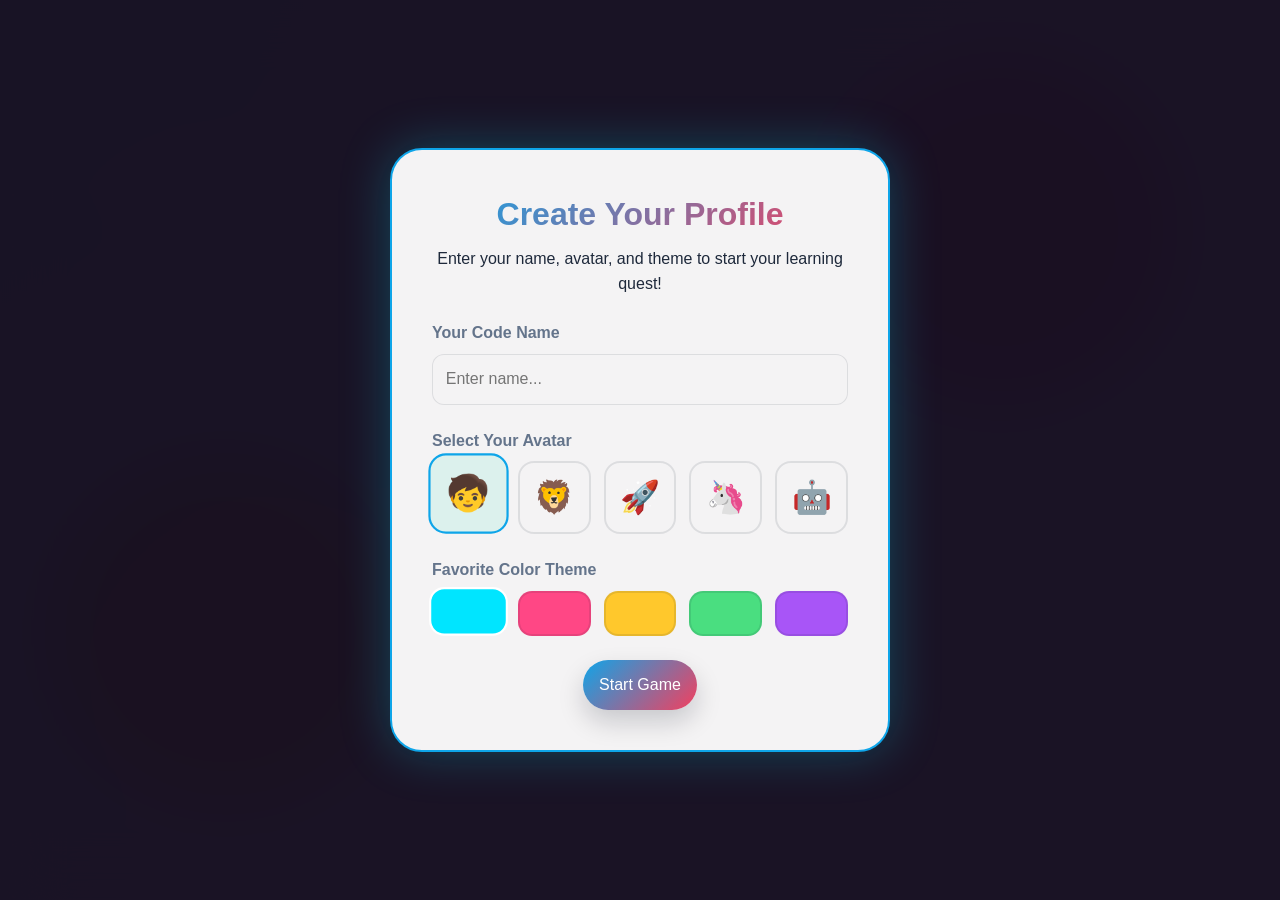
<file: index.html>
<!DOCTYPE html>
<html lang="en" data-theme="light">
  <head>
    <meta charset="UTF-8" />
    <meta name="viewport" content="width=device-width, initial-scale=1.0" />
    <meta
      name="description"
      content="EduPlay is a premium educational gaming platform with magical worlds, animated rewards, and playful learning adventures."
    />
    <title>EduPlay | Premium Learning Adventure</title>
    <link rel="stylesheet" href="./styles.css" />
  </head>
  <body>
    <div class="background-cloud cloud-one" aria-hidden="true"></div>
    <div class="background-cloud cloud-two" aria-hidden="true"></div>
    <div class="background-orb orb-one" aria-hidden="true"></div>
    <div class="background-orb orb-two" aria-hidden="true"></div>
    <div class="starfield" aria-hidden="true"></div>

    <div id="unlockOverlay" class="unlock-overlay" hidden></div>
    <div id="celebrationLayer" class="celebration-layer" aria-hidden="true"></div>

    <!-- Onboarding Setup Character Profile Creator -->
    <div id="setupOverlay" class="setup-overlay" hidden>
      <div class="setup-card" id="setupCard" role="dialog" aria-modal="true" aria-labelledby="setupTitle">
        <h2 id="setupTitle">Create Your Profile</h2>
        <p id="setupSubtitle">Enter your name, avatar, and theme to start your learning quest!</p>
        <div class="setup-grid">
          <label class="setup-field">
            <span>Your Code Name</span>
            <input type="text" id="setupPlayerName" placeholder="Enter name..." maxlength="15" autocomplete="off" required />
          </label>
          <div class="setup-field">
            <span>Select Your Avatar</span>
            <div class="avatar-grid" id="setupAvatarGrid">
              <button type="button" class="avatar-btn selected" data-avatar="🧒">🧒</button>
              <button type="button" class="avatar-btn" data-avatar="🦁">🦁</button>
              <button type="button" class="avatar-btn" data-avatar="🚀">🚀</button>
              <button type="button" class="avatar-btn" data-avatar="🦄">🦄</button>
              <button type="button" class="avatar-btn" data-avatar="🤖">🤖</button>
            </div>
          </div>
          <div class="setup-field">
            <span>Favorite Color Theme</span>
            <div class="color-grid" id="setupColorGrid">
              <button type="button" class="color-btn selected" style="background-color: #00e5ff;" data-color="#00e5ff" aria-label="Teal Theme"></button>
              <button type="button" class="color-btn" style="background-color: #ff4785;" data-color="#ff4785" aria-label="Pink Theme"></button>
              <button type="button" class="color-btn" style="background-color: #ffc82c;" data-color="#ffc82c" aria-label="Yellow Theme"></button>
              <button type="button" class="color-btn" style="background-color: #4ade80;" data-color="#4ade80" aria-label="Green Theme"></button>
              <button type="button" class="color-btn" style="background-color: #a855f7;" data-color="#a855f7" aria-label="Purple Theme"></button>
            </div>
          </div>
        </div>
        <div id="setupValidationMsg" class="setup-validation" style="display: none;"></div>
        <button type="button" class="button primary" id="setupSaveBtn">Start Game</button>
      </div>
    </div>

    <a class="skip-link" href="#main-content">Skip to main content</a>

    <header class="site-header">
      <div class="brand-block">
        <div class="brand-mark" aria-hidden="true">✦</div>
        <div>
          <p class="eyebrow">Premium kids learning adventure</p>
          <h1>EduPlay</h1>
        </div>
      </div>
      <div class="header-actions">
        <select id="roleSelector" class="role-dropdown" aria-label="Select User Role">
          <option value="super_admin">👑 Super Admin (Shivteg)</option>
          <option value="school_admin">🏛️ School Admin</option>
          <option value="teacher">🎓 Teacher</option>
          <option value="student" selected>🎒 Student</option>
        </select>
        <button class="button secondary icon-button" id="musicToggle" type="button" aria-pressed="true">♫ Music</button>
        <label class="switch" for="themeToggle">
          <span class="switch-label">Dark mode</span>
          <input id="themeToggle" type="checkbox" aria-label="Toggle dark mode" />
          <span class="slider" aria-hidden="true"></span>
        </label>
        <button class="button secondary" id="helpButton" type="button">Help</button>
        <button class="button secondary" id="creditsButton" type="button">Credits</button>
      </div>
    </header>

    <main id="main-content">
      <!-- Student Access Banner -->
      <div id="studentNotice" class="student-banner" style="display: none;">
        <span>🎒 <strong>Student Account:</strong> Full access to play games, complete quests, and level up! Management dashboard disabled.</span>
      </div>

      <!-- Super Admin Shivteg Control Center -->
      <section id="superAdminPanel" class="section-card admin-card" style="display: none;">
        <div class="panel-header">
          <div>
            <p class="eyebrow">Supreme Control</p>
            <h2>👑 Shivteg Super Admin Control Center</h2>
          </div>
          <button class="button danger btn-sm" id="saResetBtn">Reset Game System</button>
        </div>
        <p>Full authority over all game worlds, coins, XP boosts, and user rosters.</p>
        <div class="hero-actions" style="margin-top: 1rem;">
          <button class="button primary" id="saUnlockAllBtn">✨ Unlock All Worlds</button>
          <button class="button secondary" id="saGrantCoinsBtn">🪙 Grant +500 Coins & XP</button>
        </div>
        <div class="admin-roster-grid" style="margin-top: 1.5rem;">
          <form id="saAddUserForm" class="setup-grid">
            <input type="text" id="saUserName" placeholder="Full Name" required />
            <input type="email" id="saUserEmail" placeholder="Email" required />
            <select id="saUserRole">
              <option value="school_admin">School Admin</option>
              <option value="teacher">Teacher</option>
              <option value="student">Student</option>
            </select>
            <button type="submit" class="button primary">Add System User</button>
          </form>
          <ul id="saUserList" class="roster-list" style="margin-top: 1rem;"></ul>
        </div>
      </section>

      <!-- School Admin Console -->
      <section id="schoolAdminPanel" class="section-card admin-card" style="display: none;">
        <div class="panel-header">
          <div>
            <p class="eyebrow">School Management</p>
            <h2>🏛️ School Admin Console</h2>
          </div>
        </div>
        <p>Manage school staff, teacher assignments, and student rosters.</p>
        <form id="schoolAdminAddForm" class="setup-grid" style="margin-top: 1rem;">
          <input type="text" id="schoolStaffName" placeholder="Staff Name" required />
          <input type="email" id="schoolStaffEmail" placeholder="Staff Email" required />
          <select id="schoolStaffRole">
            <option value="teacher">Teacher</option>
            <option value="student">Student</option>
          </select>
          <button type="submit" class="button primary">Enroll Staff/Student</button>
        </form>
        <ul id="schoolStaffList" class="roster-list" style="margin-top: 1rem;"></ul>
      </section>

      <!-- Teacher Console -->
      <section id="teacherPanel" class="section-card admin-card" style="display: none;">
        <div class="panel-header">
          <div>
            <p class="eyebrow">Teacher Console</p>
            <h2>🎓 Teacher Classroom Roster</h2>
          </div>
        </div>
        <p>Teachers have full access to add students and assign educational game quests.</p>
        <form id="teacherAddStudentForm" class="setup-grid" style="margin-top: 1rem;">
          <input type="text" id="tStudentName" placeholder="Student Name" required />
          <input type="email" id="tStudentEmail" placeholder="Student Email" required />
          <button type="submit" class="button primary">Add Student to Roster</button>
        </form>
        <ul id="tStudentList" class="roster-list" style="margin-top: 1rem;"></ul>
      </section>
      <section class="hero section-card" aria-labelledby="hero-title">
        <div class="hero-copy">
          <p class="eyebrow">Animated educational game platform</p>
          <h2 id="hero-title">Play, learn, and level up every day.</h2>
          <p>
            Explore magical worlds packed with quizzes, rewards, and encouraging challenges
            designed to make every lesson feel like a fun adventure.
          </p>
          <div class="hero-actions">
            <button class="button primary" id="startHeroButton" type="button">Start your journey</button>
            <button class="button secondary" id="viewStatsButton" type="button">See progress</button>
          </div>
          <div class="hero-badges" aria-label="Highlights">
            <span class="badge-pill">✨ 4 magical worlds</span>
            <span class="badge-pill">🪙 Coins and boosts</span>
            <span class="badge-pill">🏆 Daily streaks</span>
          </div>
        </div>
        <div class="hero-visual" aria-label="Player overview">
          <div class="hero-card">
            <div class="hero-card-top">
              <div>
                <p class="stat-label">Player</p>
                <p class="stat-value" id="playerNameDisplay">Learner</p>
              </div>
              <div class="player-avatar" id="heroAvatarDisplay" aria-hidden="true">🧒</div>
            </div>
            <div class="hero-card-grid">
              <div>
                <p class="stat-label">Level</p>
                <p class="stat-value" id="heroLevel">1</p>
              </div>
              <div>
                <p class="stat-label">Coins</p>
                <p class="stat-value" id="heroCoins">0</p>
              </div>
              <div>
                <p class="stat-label">XP</p>
                <p class="stat-value" id="heroXP">0</p>
              </div>
              <div>
                <p class="stat-label">Best</p>
                <p class="stat-value" id="heroBest">0</p>
              </div>
            </div>
            <div class="hero-tray">
              <span class="reward-pill">⚡ Streak <strong id="streakValue">0</strong></span>
              <span class="reward-pill">🎁 Badge <strong id="dailyBadge">New</strong></span>
            </div>
          </div>
        </div>
      </section>

      <section class="dashboard-shell" aria-label="Adventure overview">
        <article class="panel dashboard-panel">
          <div class="panel-header">
            <div>
              <p class="eyebrow">Adventure map</p>
              <h2>Player progress</h2>
            </div>
            <div class="status-pill" id="statusText" aria-live="polite">Ready to play.</div>
          </div>
          <div class="progress-row">
            <span>Overall game progress</span>
            <strong id="overallProgressText">0%</strong>
          </div>
          <div class="progress-bar" aria-hidden="true">
            <div class="progress-fill" id="overallProgressBar"></div>
          </div>
          <div class="trait-grid">
            <div class="trait-card">
              <span class="trait-label">Correct answers</span>
              <strong id="correctValue">0</strong>
            </div>
            <div class="trait-card">
              <span class="trait-label">World completion</span>
              <strong id="worldProgressText">0%</strong>
            </div>
            <div class="trait-card">
              <span class="trait-label">Lives left</span>
              <strong id="livesValue">3</strong>
            </div>
          </div>
        </article>

        <aside class="panel world-panel">
          <div class="panel-header compact">
            <div>
              <p class="eyebrow">Unlockable worlds</p>
              <h3>World map</h3>
            </div>
          </div>
          <div id="worldList" class="world-list"></div>
        </aside>
      </section>

      <section class="game-shell section-card" aria-labelledby="game-title">
        <div class="panel header-panel">
          <div class="panel-header">
            <div>
              <p class="eyebrow">Current mission</p>
              <h2 id="game-title">Challenge board</h2>
            </div>
            <div class="status-pill" id="missionStatus">World 1 · Stellar Sprint</div>
          </div>
          <div class="mission-meta">
            <div class="meta-pill" id="worldBadge">World 1 · Stellar Sprint</div>
            <div class="meta-pill" id="levelBadge">Level 1</div>
            <div class="meta-pill">Boss level <span id="bossBadge">No</span></div>
          </div>

          <div class="hud" aria-label="Game status">
            <div class="hud-card">
              <span class="hud-label">Score</span>
              <strong id="scoreValue">0</strong>
            </div>
            <div class="hud-card">
              <span class="hud-label">Timer</span>
              <strong id="timerValue">12</strong>
            </div>
            <div class="hud-card">
              <span class="hud-label">Lives</span>
              <strong id="livesValueInline">3</strong>
            </div>
            <div class="hud-card">
              <span class="hud-label">Level</span>
              <strong id="roundValue">1/10</strong>
            </div>
          </div>

          <div class="world-progress-panel">
            <div class="progress-row compact">
              <span>World completion</span>
              <strong id="worldProgressTextInline">0%</strong>
            </div>
            <div class="progress-bar" aria-hidden="true">
              <div class="progress-fill" id="worldProgressBar"></div>
            </div>
          </div>
        </div>

        <div class="game-grid">
          <article class="panel large">
            <div class="question-meta" id="questionMeta"></div>
            <h3 id="questionText">Choose a world to begin your quest.</h3>
            <div class="options" id="options" role="list"></div>
            <div class="feedback" id="feedback" aria-live="polite"></div>
            <div class="game-actions">
              <button class="button primary" id="startGameButton" type="button">Start quest</button>
              <button class="button secondary" id="hintButton" type="button">Reveal hint</button>
            </div>
          </article>

          <aside class="panel side-panel">
            <h3>Study paths</h3>
            <div class="chip-group" id="modeButtons" role="group" aria-label="Game themes"></div>
            <h3>Daily quests</h3>
            <ul class="inventory-list quest-list" id="questList"></ul>
            <h3>Inventory</h3>
            <ul class="inventory-list" id="inventoryList"></ul>
            <h3>Achievements</h3>
            <ul class="inventory-list" id="achievementList"></ul>
          </aside>
        </div>
      </section>

      <section class="info-grid" aria-label="Rewards and progress">
        <article class="panel">
          <div class="panel-header compact">
            <div>
              <p class="eyebrow">Rewards</p>
              <h3>Shop</h3>
            </div>
          </div>
          <div id="shopList" class="shop-list"></div>
        </article>

        <article class="panel">
          <div class="panel-header compact">
            <div>
              <p class="eyebrow">Learning snapshot</p>
              <h3>Statistics</h3>
            </div>
          </div>
          <div id="statsList" class="stats-list"></div>
        </article>

        <article class="panel">
          <div class="panel-header compact">
            <div>
              <p class="eyebrow">Top learners</p>
              <h3>Leaderboard</h3>
            </div>
          </div>
          <ol id="leaderboardList" class="leaderboard-list"></ol>
        </article>
      </section>

      <section class="settings-grid" aria-label="Settings and support">
        <article class="panel">
          <div class="panel-header compact">
            <div>
              <p class="eyebrow">Personalize</p>
              <h3>Settings</h3>
            </div>
          </div>
          <form id="settingsForm" class="settings-form">
            <label>
              Name
              <input id="playerName" name="playerName" type="text" maxlength="20" />
            </label>
            <label>
              Difficulty
              <select id="difficultySelect" name="difficulty">
                <option value="easy">Easy</option>
                <option value="medium">Medium</option>
                <option value="hard">Hard</option>
              </select>
            </label>
            <label class="checkbox-row">
              <input id="soundToggle" name="sound" type="checkbox" checked />
              <span>Enable sound effects</span>
            </label>
            <div style="margin-top: 1.25rem; display: flex; gap: 0.8rem; flex-wrap: wrap;">
              <button class="button secondary" id="editProfileSettingsBtn" type="button">Edit Avatar & Color</button>
              <button class="button secondary danger" id="resetProfileSettingsBtn" type="button">Reset All Progress</button>
            </div>
          </form>
        </article>

        <article class="panel">
          <div class="panel-header compact">
            <div>
              <p class="eyebrow">Support</p>
              <h3>About EduPlay</h3>
            </div>
          </div>
          <p>
            EduPlay turns educational practice into an exciting, repeatable adventure with
            colorful worlds, gentle progression, and rewarding feedback.
          </p>
          <p><strong>Full credit:</strong> created and designed by Shivteg Singh, a young coder with a passion for playful learning experiences.</p>
          <div class="support-links">
            <button class="button secondary" id="openHelpDialog" type="button">How it works</button>
            <button class="button secondary" id="openCreditsDialog" type="button">Meet the team</button>
          </div>
        </article>
      </section>
    </main>

    <dialog id="helpDialog">
      <form method="dialog" class="dialog-content">
        <h3>How EduPlay works</h3>
        <ul>
          <li>Pick a world and learn through progressively harder levels.</li>
          <li>Answer quickly to earn XP, coins, and streaks.</li>
          <li>Spend coins in the shop and unlock the next world after completing 10 levels.</li>
          <li>Use the music and sound controls to tailor your learning mood.</li>
        </ul>
        <button class="button primary" type="submit">Close</button>
      </form>
    </dialog>

    <dialog id="creditsDialog">
      <form method="dialog" class="dialog-content">
        <h3>Credits</h3>
        <p>Designed and built by Shivteg Singh as a premium educational game experience with semantic HTML, CSS, and vanilla JavaScript.</p>
        <button class="button primary" type="submit">Close</button>
      </form>
    </dialog>

    <script src="./app.js"></script>
  </body>
</html>
</file>
<file: styles.css>
:root {
  color-scheme: dark;
  --bg: #1a0b2e;
  --surface: rgba(36, 17, 61, 0.86);
  --surface-strong: rgba(56, 23, 89, 0.95);
  --text: #ffffff;
  --muted: #bda4d6;
  --accent: #00e5ff;
  --accent-2: #ff4785;
  --accent-3: #ffc82c;
  --danger: #ff3366;
  --warning: #ffb400;
  --border: rgba(255, 255, 255, 0.14);
  --shadow: 0 24px 60px rgba(26, 11, 46, 0.5);
}

:root[data-theme="light"] {
  color-scheme: light;
  --bg: #e0f2fe;
  --surface: rgba(255, 255, 255, 0.95);
  --surface-strong: #ffffff;
  --text: #1e293b;
  --muted: #64748b;
  --accent: #0ea5e9;
  --accent-2: #f43f5e;
  --accent-3: #f59e0b;
  --danger: #ef4444;
  --warning: #f59e0b;
  --border: rgba(15, 23, 42, 0.1);
  --shadow: 0 20px 55px rgba(14, 165, 233, 0.15);
}

* {
  box-sizing: border-box;
}

html {
  scroll-behavior: smooth;
}

body {
  margin: 0;
  font-family: "Nunito", "Comic Sans MS", "Chalkboard SE", "Marker Felt", sans-serif;
  background: linear-gradient(135deg, var(--bg) 0%, var(--surface-strong) 100%);
  color: var(--text);
  min-height: 100vh;
  line-height: 1.55;
  overflow-x: hidden;
  position: relative;
}

body::before {
  content: "";
  position: fixed;
  inset: 0;
  background: radial-gradient(circle at top left, rgba(94, 227, 200, 0.16), transparent 30%);
  pointer-events: none;
  z-index: -1;
}

button,
input,
select {
  font: inherit;
}

button {
  cursor: pointer;
}

button:focus-visible,
input:focus-visible,
select:focus-visible {
  outline: 3px solid rgba(94, 227, 200, 0.35);
  outline-offset: 2px;
}

.skip-link {
  position: absolute;
  left: -999px;
  top: 0;
  background: var(--accent);
  color: #03111a;
  padding: 0.7rem 1rem;
  z-index: 1000;
}

.skip-link:focus {
  left: 1rem;
  top: 1rem;
}

.site-header,
.section-card,
.panel,
.dialog-content,
.loading-card {
  backdrop-filter: blur(22px);
}

.background-cloud,
.background-orb,
.starfield {
  position: fixed;
  pointer-events: none;
  z-index: -1;
}

.background-cloud {
  width: 18rem;
  height: 6.4rem;
  background: rgba(255, 255, 255, 0.13);
  border-radius: 999px;
  filter: blur(4px);
  animation: drift 16s ease-in-out infinite alternate;
}

.cloud-one { top: 12%; left: -5%; }
.cloud-two { top: 38%; right: -2%; animation-duration: 20s; }

.background-orb {
  width: 22rem;
  height: 22rem;
  border-radius: 50%;
  filter: blur(24px);
  opacity: 0.35;
  animation: pulse 10s ease-in-out infinite;
}

.orb-one { top: 6%; right: 8%; background: var(--accent-2); }
.orb-two { bottom: 10%; left: 4%; background: var(--accent-3); animation-delay: 2s; }

.starfield {
  inset: 0;
  background-image: radial-gradient(circle, rgba(255,255,255,0.9) 1px, transparent 1px);
  background-size: 26px 26px;
  opacity: 0.2;
}

.site-header {
  display: flex;
  justify-content: space-between;
  align-items: center;
  padding: 1.15rem clamp(1rem, 3vw, 2rem);
  gap: 1rem;
  position: sticky;
  top: 0;
  z-index: 100;
  background: rgba(7, 16, 33, 0.76);
  border-bottom: 1px solid var(--border);
}

.brand-block {
  display: flex;
  align-items: center;
  gap: 0.8rem;
}

.brand-mark {
  display: grid;
  place-items: center;
  width: 3.2rem;
  height: 3.2rem;
  border-radius: 999px;
  background: linear-gradient(135deg, var(--accent), var(--accent-2));
  color: white;
  font-size: 1.25rem;
  box-shadow: 0 14px 26px rgba(94, 227, 200, 0.24);
}

.eyebrow {
  margin: 0 0 0.2rem;
  text-transform: uppercase;
  letter-spacing: 0.24em;
  font-size: 0.72rem;
  color: var(--accent);
}

h1,
h2,
h3,
p {
  margin-top: 0;
}

.header-actions,
.hero-actions,
.support-links,
.game-actions,
.chip-group,
.switch {
  display: flex;
  gap: 0.7rem;
  flex-wrap: wrap;
  align-items: center;
}

.button {
  border: 0;
  padding: 0.8rem 1rem;
  border-radius: 999px;
  transition: transform 400ms cubic-bezier(0.34, 1.56, 0.64, 1), box-shadow 400ms ease, background 400ms ease, filter 400ms ease;
  position: relative;
  overflow: hidden;
  box-shadow: 0 12px 26px rgba(6, 12, 25, 0.18);
}

.button::after {
  content: "";
  position: absolute;
  inset: 0;
  background: rgba(255,255,255,0.22);
  transform: scale(0);
  border-radius: 50%;
  opacity: 0;
}

.button:active::after {
  animation: ripple 0.4s ease-out;
}

.button:hover,
.button:focus-visible {
  transform: translateY(-4px) scale(1.05);
  box-shadow: 0 20px 40px rgba(6, 12, 25, 0.35);
  filter: brightness(1.1);
  animation: jelly 0.5s ease;
}

.button.primary {
  background: linear-gradient(135deg, var(--accent), var(--accent-2));
  color: white;
}

.button.secondary {
  background: var(--surface-strong);
  color: var(--text);
  border: 1px solid var(--border);
}

main {
  padding: clamp(1rem, 3vw, 2rem);
  display: grid;
  gap: 1.2rem;
}

.section-card,
.panel,
.dialog-content {
  background: var(--surface);
  border: 1px solid var(--border);
  border-radius: 28px;
  box-shadow: var(--shadow);
}

.hero {
  display: grid;
  grid-template-columns: 1.2fr 0.9fr;
  gap: 1rem;
  padding: clamp(1.2rem, 3vw, 2.3rem);
  min-height: 27rem;
  align-items: center;
}

.hero-copy h2 {
  font-size: clamp(1.8rem, 3.2vw, 2.7rem);
  margin-bottom: 0.8rem;
}

.hero-copy p {
  color: var(--muted);
  max-width: 44rem;
}

.hero-badges {
  display: flex;
  flex-wrap: wrap;
  gap: 0.6rem;
  margin-top: 1rem;
}

.badge-pill,
.reward-pill,
.meta-pill {
  display: inline-flex;
  align-items: center;
  gap: 0.45rem;
  padding: 0.55rem 0.8rem;
  border-radius: 999px;
  background: rgba(255,255,255,0.08);
  border: 1px solid var(--border);
  color: var(--text);
}

.hero-card {
  padding: 1.2rem;
  border-radius: 24px;
  background: linear-gradient(135deg, rgba(94, 227, 200, 0.2), rgba(124, 127, 255, 0.2));
  border: 1px solid rgba(255,255,255,0.16);
  animation: floaty 4s ease-in-out infinite;
  box-shadow: inset 0 1px 0 rgba(255,255,255,0.12), 0 10px 30px rgba(0, 0, 0, 0.2);
  transition: transform 400ms cubic-bezier(0.34, 1.56, 0.64, 1), filter 400ms ease;
}

.hero-card:hover {
  transform: scale(1.03) translateY(-4px);
  filter: brightness(1.1);
}

.hero-card-top,
.hero-tray,
.progress-row,
.progress-row.compact,
.mission-meta,
.world-card,
.inventory-item,
.stat-item,
.shop-item,
.leaderboard-item {
  display: flex;
  align-items: center;
  justify-content: space-between;
  gap: 0.6rem;
}

.hero-card-top {
  margin-bottom: 1rem;
}

.player-avatar {
  display: grid;
  place-items: center;
  width: 3rem;
  height: 3rem;
  border-radius: 999px;
  background: rgba(255,255,255,0.16);
  font-size: 1.3rem;
}

.hero-card-grid {
  display: grid;
  grid-template-columns: repeat(2, minmax(0, 1fr));
  gap: 0.8rem;
  width: 100%;
  margin-bottom: 0.8rem;
}

.hero-tray {
  flex-wrap: wrap;
}

.dashboard-shell,
.game-grid,
.info-grid,
.settings-grid {
  display: grid;
  gap: 1rem;
}

.dashboard-shell {
  grid-template-columns: 1.4fr 0.9fr;
}

.panel {
  padding: 1rem;
}

.panel-header {
  display: flex;
  justify-content: space-between;
  align-items: center;
  gap: 1rem;
  margin-bottom: 0.9rem;
}

.panel-header.compact {
  margin-bottom: 0.7rem;
}

.status-pill {
  padding: 0.55rem 0.8rem;
  border-radius: 999px;
  background: rgba(94, 227, 200, 0.16);
  color: var(--accent);
  font-weight: 700;
}

.progress-bar {
  width: 100%;
  height: 0.7rem;
  border-radius: 999px;
  background: rgba(255,255,255,0.1);
  overflow: hidden;
  margin: 0.6rem 0 1rem;
}

.progress-fill {
  height: 100%;
  width: 0;
  border-radius: inherit;
  background: linear-gradient(90deg, var(--accent), var(--accent-2));
  transition: width 280ms ease;
}

.trait-grid {
  display: grid;
  grid-template-columns: repeat(3, minmax(0, 1fr));
  gap: 0.8rem;
}

.trait-card,
.hud-card {
  padding: 0.9rem;
  border-radius: 18px;
  background: rgba(255,255,255,0.06);
  border: 1px solid var(--border);
}

.trait-label,
.hud-label,
.stat-label {
  color: var(--muted);
  font-size: 0.8rem;
  display: block;
  margin-bottom: 0.2rem;
}

.stat-value {
  font-size: 1.3rem;
  font-weight: 700;
}

.world-list {
  display: grid;
  gap: 0.65rem;
}

.world-card {
  width: 100%;
  padding: 0.8rem 0.9rem;
  border-radius: 16px;
  border: 1px solid var(--border);
  background: linear-gradient(135deg, rgba(255,255,255,0.09), rgba(255,255,255,0.04));
  color: var(--text);
  text-align: left;
  justify-content: space-between;
  transition: transform 400ms cubic-bezier(0.34, 1.56, 0.64, 1), border-color 400ms ease, box-shadow 400ms ease;
}

.world-card:hover,
.world-card:focus-visible {
  transform: translateY(-6px) scale(1.03);
  border-color: var(--accent);
  box-shadow: 0 12px 28px rgba(0, 0, 0, 0.2);
  animation: bounceHover 1s ease-in-out infinite;
}

.world-card.active {
  border-color: var(--accent);
  box-shadow: 0 0 0 1px rgba(94, 227, 200, 0.25);
}

.world-card.locked {
  opacity: 0.7;
}

.world-card .world-details {
  display: flex;
  flex-direction: column;
  gap: 0.2rem;
}

.game-shell {
  padding: 1.2rem;
}

.mission-meta {
  flex-wrap: wrap;
  margin-bottom: 1rem;
}

.hud {
  display: grid;
  grid-template-columns: repeat(4, minmax(0, 1fr));
  gap: 0.8rem;
  margin-bottom: 1rem;
}

.game-grid {
  grid-template-columns: 1.3fr 0.8fr;
  margin-top: 1rem;
}

.options {
  display: grid;
  gap: 0.7rem;
  margin: 1rem 0;
}

.option-btn {
  width: 100%;
  text-align: left;
  padding: 0.9rem 1rem;
  border-radius: 16px;
  border: 1px solid var(--border);
  background: rgba(255,255,255,0.06);
  color: var(--text);
  transition: transform 400ms cubic-bezier(0.34, 1.56, 0.64, 1), border-color 400ms ease, background 400ms ease, box-shadow 400ms ease;
}

.option-btn:hover,
.option-btn:focus-visible {
  transform: translateY(-4px) scale(1.02);
  border-color: var(--accent);
  box-shadow: 0 10px 20px rgba(94, 227, 200, 0.15);
  background: rgba(255,255,255,0.1);
  animation: wiggle 0.4s ease-in-out;
}

.option-btn.correct {
  background: rgba(94, 227, 200, 0.2);
  border-color: var(--accent);
}

.option-btn.wrong {
  background: rgba(255, 107, 127, 0.18);
  border-color: var(--danger);
}

.feedback {
  min-height: 1.4rem;
  color: var(--accent);
  font-weight: 700;
}

.chip-button {
  padding: 0.72rem 0.9rem;
  border-radius: 999px;
  border: 1px solid var(--border);
  background: rgba(255,255,255,0.06);
  color: var(--text);
  transition: transform 400ms cubic-bezier(0.34, 1.56, 0.64, 1), background 400ms ease, box-shadow 400ms ease;
}

.chip-button:hover {
  transform: translateY(-3px) scale(1.05);
  box-shadow: 0 6px 16px rgba(0,0,0,0.15);
}

.chip-button.active {
  background: linear-gradient(135deg, var(--accent), var(--accent-2));
  color: white;
}

.inventory-list,
.stats-list,
.leaderboard-list,
.shop-list {
  display: grid;
  gap: 0.6rem;
  padding: 0;
  margin: 0;
  list-style: none;
}

.inventory-item,
.stat-item,
.shop-item,
.leaderboard-item {
  padding: 0.75rem 0.8rem;
  background: rgba(255,255,255,0.06);
  border: 1px solid var(--border);
  border-radius: 14px;
}

.info-grid {
  grid-template-columns: repeat(3, minmax(0, 1fr));
}

.settings-grid {
  grid-template-columns: repeat(2, minmax(0, 1fr));
}

.settings-form {
  display: grid;
  gap: 0.8rem;
}

.settings-form label {
  display: grid;
  gap: 0.35rem;
}

input[type="text"],
select {
  padding: 0.75rem 0.8rem;
  border-radius: 12px;
  border: 1px solid var(--border);
  background: rgba(255,255,255,0.06);
  color: var(--text);
}

.checkbox-row {
  display: flex;
  align-items: center;
  gap: 0.55rem;
}

.dialog-content {
  padding: 1.2rem;
  max-width: 34rem;
  width: min(90vw, 34rem);
}

dialog::backdrop {
  background: rgba(255, 255, 255, 0.6);
}

.unlock-overlay {
  position: fixed;
  inset: 0;
  display: grid;
  place-items: center;
  background: rgba(255, 255, 255, 0.22);
  backdrop-filter: blur(4px);
  z-index: 1500;
  opacity: 0;
  visibility: hidden;
  pointer-events: none;
  transition: opacity 240ms ease, visibility 240ms ease;
}

.unlock-overlay.is-visible {
  opacity: 1;
  visibility: visible;
  pointer-events: auto;
}

.unlock-card {
  padding: 1.8rem;
  border-radius: 28px;
  text-align: center;
  background: linear-gradient(135deg, rgba(94, 227, 200, 0.16), rgba(124, 127, 255, 0.24));
  border: 1px solid rgba(255,255,255,0.16);
  box-shadow: var(--shadow);
  animation: burst 0.7s ease-out;
}

.celebration-layer {
  position: fixed;
  inset: 0;
  pointer-events: none;
  z-index: 1200;
}

.confetti-piece {
  position: absolute;
  width: 0.6rem;
  height: 1rem;
  border-radius: 999px;
  animation: fall 1.3s linear forwards;
}

.reward-pop {
  position: fixed;
  color: var(--warning);
  font-weight: 800;
  animation: popUp 0.9s ease-out forwards;
  pointer-events: none;
  z-index: 1300;
}

@keyframes drift {
  from { transform: translateX(-5%); }
  to { transform: translateX(8%); }
}

@keyframes pulse {
  0%, 100% { transform: scale(1); }
  50% { transform: scale(1.05); }
}

@keyframes bob {
  0%, 100% { transform: translateY(0); }
  50% { transform: translateY(-5px); }
}

@keyframes floaty {
  0%, 100% { transform: translateY(0); }
  50% { transform: translateY(-6px); }
}

@keyframes ripple {
  to {
    transform: scale(2.3);
    opacity: 0;
  }
}

@keyframes burst {
  0% { transform: scale(0.85); opacity: 0; }
  100% { transform: scale(1); opacity: 1; }
}

@keyframes popUp {
  0% { transform: translateY(0) scale(0.8); opacity: 0; }
  50% { opacity: 1; }
  100% { transform: translateY(-55px); opacity: 0; }
}

@keyframes fall {
  from { transform: translateY(0) rotate(0deg); opacity: 1; }
  to { transform: translateY(100vh) rotate(420deg); opacity: 0; }
}

@keyframes wiggle {
  0% { transform: rotate(0deg); }
  25% { transform: rotate(-5deg); }
  50% { transform: rotate(5deg); }
  75% { transform: rotate(-5deg); }
  100% { transform: rotate(0deg); }
}

@keyframes jelly {
  0%, 100% { transform: scale(1, 1); }
  25% { transform: scale(1.05, 0.95); }
  50% { transform: scale(0.95, 1.05); }
  75% { transform: scale(1.02, 0.98); }
}

@keyframes bounceHover {
  0% { transform: translateY(0); }
  50% { transform: translateY(-8px); }
  100% { transform: translateY(0); }
}

@media (prefers-reduced-motion: reduce) {
  *, *::before, *::after {
    animation-duration: 0.01ms !important;
    animation-iteration-count: 1 !important;
    transition-duration: 0.01ms !important;
    scroll-behavior: auto !important;
  }
}

@media (max-width: 960px) {
  .hero,
  .dashboard-shell,
  .game-grid,
  .info-grid,
  .settings-grid {
    grid-template-columns: 1fr;
  }

  .hud {
    grid-template-columns: repeat(2, minmax(0, 1fr));
  }
}

@media (max-width: 620px) {
  .site-header {
    flex-direction: column;
    align-items: flex-start;
  }

  .hero-card-grid,
  .trait-grid,
  .hud {
    grid-template-columns: 1fr;
  }

  .hero {
    min-height: auto;
  }
}

/* ==========================================================================
   EduPlay Premium Upgrades: Setup, Cosmetics, Lucky Wheel & UI Components
   ========================================================================== */

/* Character / Player Creator Onboarding */
.setup-overlay {
  position: fixed;
  inset: 0;
  background: rgba(14, 7, 26, 0.95);
  backdrop-filter: blur(28px);
  z-index: 2000;
  display: grid;
  place-items: center;
  padding: 1.5rem;
  overflow-y: auto;
}

.setup-card {
  background: var(--surface);
  border: 2px solid var(--accent);
  border-radius: 32px;
  padding: clamp(1.5rem, 4vw, 2.5rem);
  width: min(100%, 500px);
  box-shadow: 0 0 50px rgba(0, 229, 255, 0.25);
  text-align: center;
  animation: burst 0.6s cubic-bezier(0.34, 1.56, 0.64, 1);
}

.setup-card h2 {
  font-size: 2rem;
  margin-bottom: 0.5rem;
  background: linear-gradient(135deg, var(--accent), var(--accent-2));
  -webkit-background-clip: text;
  -webkit-text-fill-color: transparent;
}

.setup-grid {
  display: grid;
  gap: 1.5rem;
  margin: 1.5rem 0;
  text-align: left;
}

.setup-field {
  display: flex;
  flex-direction: column;
  gap: 0.5rem;
}

.setup-field span {
  font-weight: 700;
  color: var(--muted);
}

.avatar-grid {
  display: grid;
  grid-template-columns: repeat(5, 1fr);
  gap: 0.8rem;
}

.avatar-btn {
  font-size: 2rem;
  padding: 0.6rem;
  border-radius: 16px;
  border: 2px solid var(--border);
  background: rgba(255,255,255,0.06);
  transition: all 0.3s ease;
}

.avatar-btn:hover, .avatar-btn.selected {
  border-color: var(--accent);
  background: rgba(94, 227, 200, 0.16);
  transform: translateY(-4px) scale(1.1);
}

.color-grid {
  display: grid;
  grid-template-columns: repeat(5, 1fr);
  gap: 0.8rem;
}

.color-btn {
  height: 2.8rem;
  border-radius: 14px;
  border: 2px solid var(--border);
  cursor: pointer;
  transition: all 0.3s ease;
}

.color-btn.selected, .color-btn:hover {
  border-color: #ffffff;
  transform: scale(1.08) translateY(-2px);
}

.setup-validation {
  color: #ff6b7f;
  background: rgba(255, 107, 127, 0.1);
  border: 1px solid rgba(255, 107, 127, 0.2);
  padding: 0.75rem;
  border-radius: 12px;
  margin-top: 1rem;
  font-weight: 600;
  font-size: 0.9rem;
  text-align: center;
  animation: fadeIn 0.3s ease;
}

@keyframes shake {
  0%, 100% { transform: translateX(0); }
  20%, 60% { transform: translateX(-8px); }
  40%, 80% { transform: translateX(8px); }
}

.setup-card.shake {
  animation: shake 0.4s ease-in-out;
}

/* Cosmetic Avatar Frames & Badges */
.player-avatar {
  position: relative;
  transition: all 0.4s ease;
}

.player-avatar.frame-gold {
  border: 4px solid var(--accent-3);
  box-shadow: 0 0 20px var(--accent-3);
  animation: shineGold 2s infinite alternate;
}

.player-avatar.frame-neon {
  border: 4px dashed var(--accent-2);
  box-shadow: 0 0 20px var(--accent-2);
  animation: flashNeon 1.5s infinite linear;
}

@keyframes shineGold {
  0% { box-shadow: 0 0 5px var(--accent-3), inset 0 0 5px var(--accent-3); }
  100% { box-shadow: 0 0 25px var(--accent-3), inset 0 0 10px var(--accent-3); }
}

@keyframes flashNeon {
  0% { transform: rotate(0deg); box-shadow: 0 0 5px var(--accent-2); }
  50% { box-shadow: 0 0 25px var(--accent-2); }
  100% { transform: rotate(360deg); box-shadow: 0 0 5px var(--accent-2); }
}

.player-title {
  display: block;
  font-size: 0.75rem;
  font-weight: 800;
  text-transform: uppercase;
  letter-spacing: 0.15em;
  color: var(--accent-2);
  margin-top: 0.25rem;
}

/* Lucky Wheel (Daily Spin) Widget */
.lucky-wheel-widget {
  display: flex;
  flex-direction: column;
  align-items: center;
  background: linear-gradient(135deg, rgba(255, 255, 255, 0.08), rgba(255, 255, 255, 0.02));
  border: 1px solid var(--border);
  border-radius: 24px;
  padding: 1.5rem;
  text-align: center;
  gap: 1rem;
}

.wheel-container {
  position: relative;
  width: 180px;
  height: 180px;
}

.wheel-graphic {
  width: 100%;
  height: 100%;
  border-radius: 50%;
  border: 8px solid var(--surface-strong);
  background: conic-gradient(
    var(--accent) 0deg 45deg,
    var(--accent-2) 45deg 90deg,
    var(--accent-3) 90deg 135deg,
    var(--danger) 135deg 180deg,
    var(--warning) 180deg 225deg,
    #9333ea 225deg 270deg,
    var(--accent) 270deg 315deg,
    var(--accent-3) 315deg 360deg
  );
  box-shadow: 0 10px 25px rgba(0,0,0,0.4);
  transition: transform 4s cubic-bezier(0.15, 0.85, 0.35, 1.02);
}

.wheel-pointer {
  position: absolute;
  top: -12px;
  left: 50%;
  transform: translateX(-50%);
  width: 0;
  height: 0;
  border-left: 12px solid transparent;
  border-right: 12px solid transparent;
  border-top: 22px solid #ffffff;
  z-index: 10;
  filter: drop-shadow(0 2px 4px rgba(0,0,0,0.5));
}

/* Pause Overlay */
.game-card-wrapper {
  position: relative;
}

.pause-overlay {
  position: absolute;
  inset: 0;
  background: rgba(14, 7, 26, 0.88);
  backdrop-filter: blur(16px);
  border-radius: 24px;
  display: flex;
  flex-direction: column;
  justify-content: center;
  align-items: center;
  gap: 1.2rem;
  z-index: 50;
  opacity: 0;
  pointer-events: none;
  transition: opacity 0.3s ease;
}

.pause-overlay.active {
  opacity: 1;
  pointer-events: auto;
}

.pause-overlay h4 {
  font-size: 1.8rem;
  margin: 0;
  color: var(--accent);
}

/* Audio control volume sliders */
.volume-control-row {
  display: flex;
  align-items: center;
  justify-content: space-between;
  gap: 1rem;
  margin-top: 0.5rem;
}

.volume-slider {
  flex-grow: 1;
  height: 6px;
  -webkit-appearance: none;
  background: rgba(255,255,255,0.15);
  border-radius: 999px;
  outline: none;
}

.volume-slider::-webkit-slider-thumb {
  -webkit-appearance: none;
  width: 16px;
  height: 16px;
  border-radius: 50%;
  background: var(--accent);
  cursor: pointer;
  transition: transform 0.2s ease;
}

.volume-slider::-webkit-slider-thumb:hover {
  transform: scale(1.2);
}

/* Shop and Inventory styling */
.shop-item-btn {
  width: 100%;
}

.inventory-grid {
  display: grid;
  grid-template-columns: repeat(auto-fill, minmax(120px, 1fr));
  gap: 0.8rem;
  margin-top: 1rem;
}

.cosmetic-card {
  padding: 0.8rem;
  background: rgba(255,255,255,0.06);
  border: 1px solid var(--border);
  border-radius: 16px;
  text-align: center;
  display: flex;
  flex-direction: column;
  align-items: center;
  gap: 0.5rem;
}

.cosmetic-card.equipped {
  border-color: var(--accent);
  background: rgba(94, 227, 200, 0.1);
}

.cosmetic-card h5 {
  margin: 0;
  font-size: 0.85rem;
}

.cosmetic-card button {
  width: 100%;
  padding: 0.4rem;
  font-size: 0.75rem;
  border-radius: 8px;
}

/* Spinning Coin and Visuals */
.spinning-coin {
  display: inline-block;
  animation: spinCoin 1.8s linear infinite;
  margin-right: 0.3rem;
}

@keyframes spinCoin {
  0% { transform: rotateY(0deg); }
  100% { transform: rotateY(360deg); }
}

/* Voice Toggle & Read Aloud */
.voice-toggle-btn {
  background: transparent;
  border: none;
  font-size: 1.25rem;
  cursor: pointer;
  opacity: 0.7;
  transition: opacity 0.2s ease;
}

.voice-toggle-btn.active {
  opacity: 1;
  color: var(--accent);
}

/* Treasure Chest Popup */
.treasure-dialog-content {
  text-align: center;
  display: flex;
  flex-direction: column;
  align-items: center;
  gap: 1.2rem;
}

.chest-icon {
  font-size: 4.5rem;
  cursor: pointer;
  animation: bob 2s ease-in-out infinite;
  transition: transform 0.4s cubic-bezier(0.34, 1.56, 0.64, 1);
}

.chest-icon.opened {
  transform: scale(1.15) rotate(5deg);
}

.chest-prize {
  font-size: 1.5rem;
  font-weight: 800;
  color: var(--accent-3);
  opacity: 0;
  transition: opacity 0.5s ease;
}

.chest-prize.visible {
  opacity: 1;
}

/* Level Selection Map */
.levels-map {
  display: grid;
  grid-template-columns: repeat(5, 1fr);
  gap: 1rem;
  margin-top: 1rem;
}

.level-node {
  display: flex;
  flex-direction: column;
  align-items: center;
  justify-content: center;
  padding: 0.9rem;
  border-radius: 20px;
  background: rgba(255,255,255,0.06);
  border: 2px solid var(--border);
  text-align: center;
  cursor: pointer;
  transition: all 0.3s cubic-bezier(0.34, 1.56, 0.64, 1);
}

.level-node.unlocked:hover {
  transform: translateY(-5px);
  box-shadow: 0 10px 20px rgba(94, 227, 200, 0.2);
}

.level-node.unlocked {
  border-color: var(--accent);
}

.level-node.completed {
  background: rgba(94, 227, 200, 0.1);
  border-color: var(--accent);
}

.level-node.active-node {
  border-color: var(--accent-2);
  box-shadow: 0 0 15px var(--accent-2);
}

.level-node.locked {
  opacity: 0.4;
  cursor: not-allowed;
}

.level-node .node-num {
  font-size: 1.5rem;
  font-weight: 800;
  margin-bottom: 0.25rem;
}

.level-node .node-label {
  font-size: 0.72rem;
  color: var(--muted);
}

@media (max-width: 768px) {
  .levels-map {
    grid-template-columns: repeat(3, 1fr);
  }
}

@media (max-width: 480px) {
  .levels-map {
    grid-template-columns: repeat(2, 1fr);
  }
}

/* ROLE SYSTEM STYLES */
.role-dropdown {
  padding: 0.6rem 1rem;
  border-radius: 9999px;
  background: var(--surface-strong);
  color: var(--text);
  border: 1px solid var(--border);
  font-size: 0.85rem;
  font-weight: 700;
  cursor: pointer;
}

.student-banner {
  padding: 1rem 1.5rem;
  background: rgba(0, 229, 255, 0.1);
  border: 1px solid rgba(0, 229, 255, 0.25);
  border-radius: 16px;
  color: var(--accent);
  font-size: 0.95rem;
  margin-bottom: 2rem;
  text-align: center;
}

.admin-card {
  border: 1px solid rgba(168, 85, 247, 0.4);
  background: linear-gradient(135deg, rgba(36, 17, 61, 0.9), rgba(56, 23, 89, 0.95));
  margin-bottom: 2rem;
}

.btn-sm {
  padding: 0.4rem 0.8rem;
  font-size: 0.8rem;
}

.roster-list {
  list-style: none;
  padding: 0;
  margin: 0;
  display: flex;
  flex-direction: column;
  gap: 0.5rem;
}

.roster-item {
  display: flex;
  justify-content: space-between;
  align-items: center;
  padding: 0.75rem 1rem;
  background: rgba(255, 255, 255, 0.05);
  border-radius: 12px;
  font-size: 0.88rem;
}

.role-badge {
  padding: 0.2rem 0.6rem;
  border-radius: 20px;
  font-size: 0.7rem;
  font-weight: 800;
}

.role-badge.role-super_admin { background: rgba(255, 51, 102, 0.2); color: #ff3366; }
.role-badge.role-school_admin { background: rgba(168, 85, 247, 0.2); color: #a855f7; }
.role-badge.role-teacher { background: rgba(255, 200, 44, 0.2); color: #ffc82c; }
.role-badge.role-student { background: rgba(0, 229, 255, 0.2); color: #00e5ff; }
</file>
